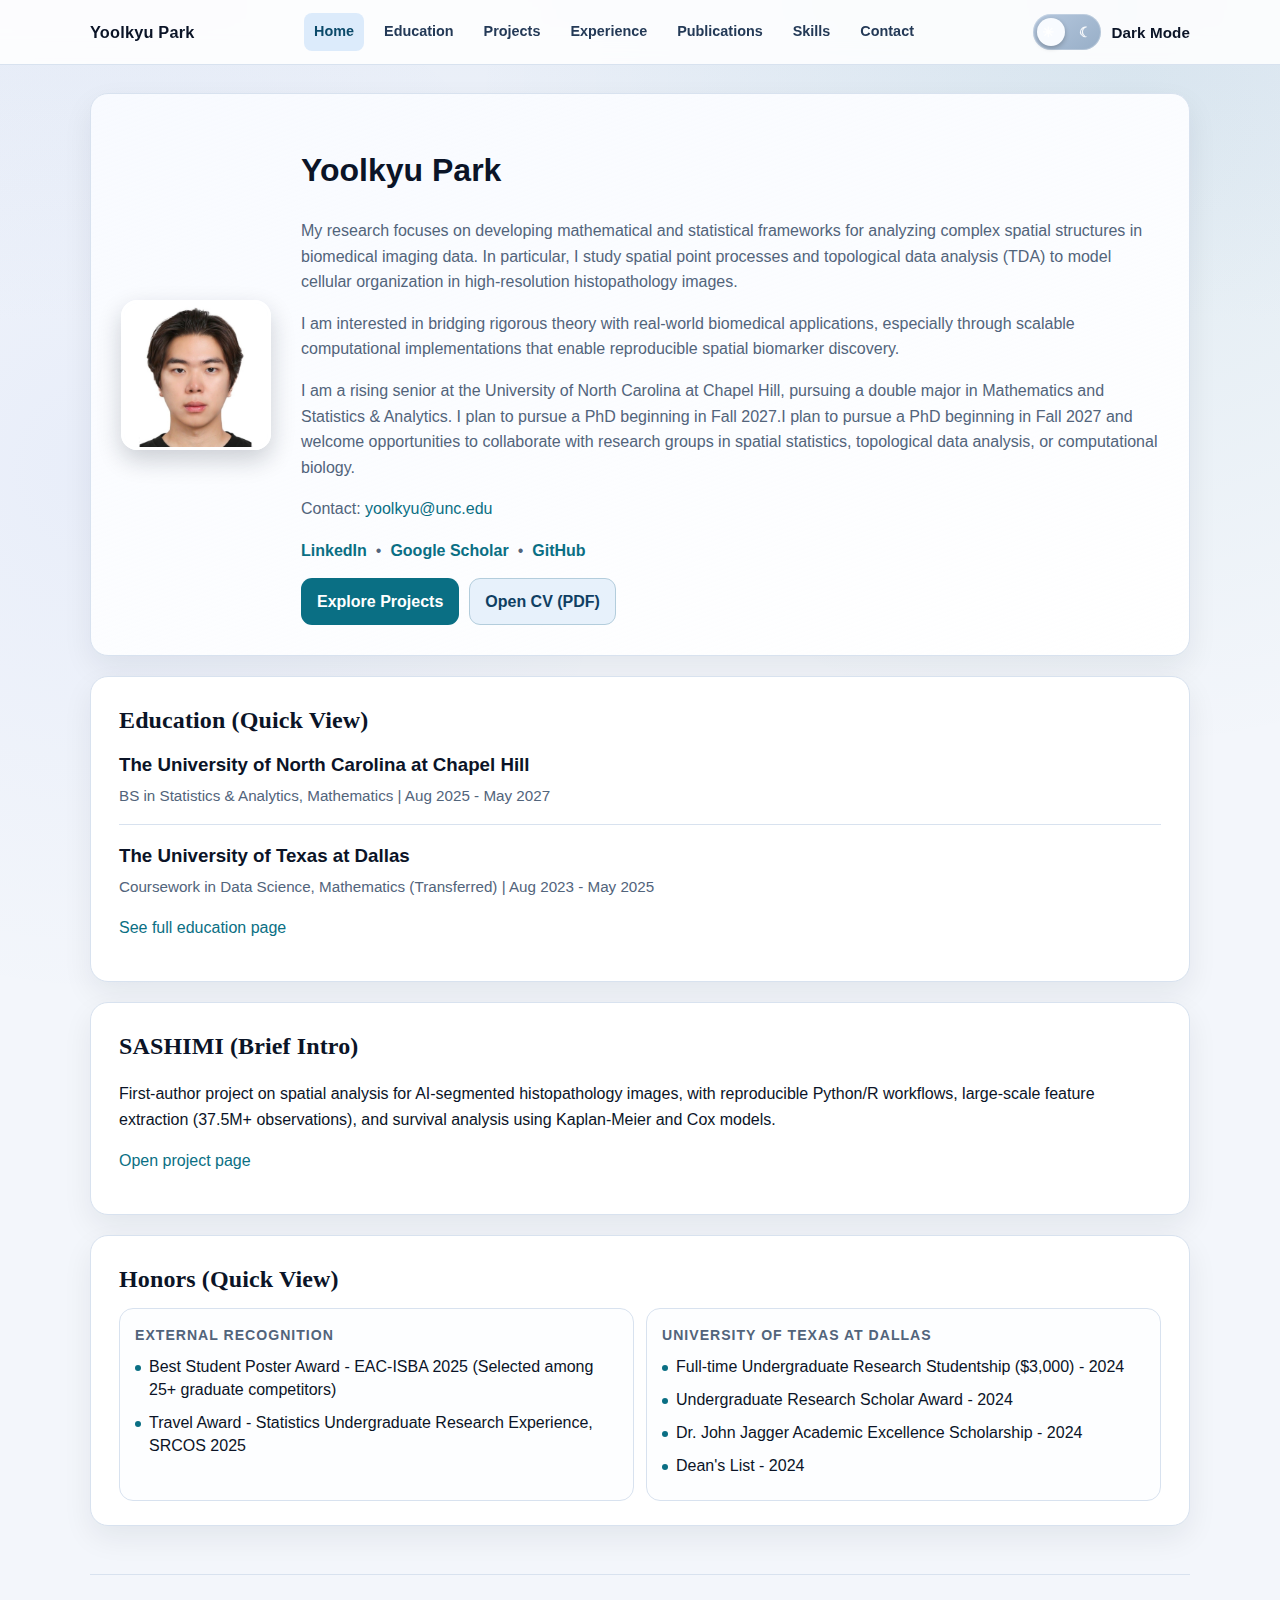
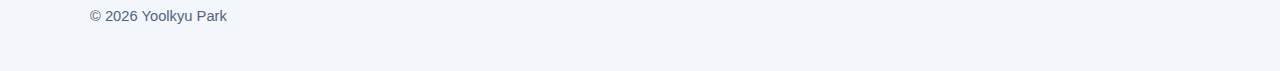
<file: index.html>
<!doctype html>
<html lang="en">
<head>
  <meta charset="UTF-8">
  <meta name="viewport" content="width=device-width, initial-scale=1.0">
  <title>Yoolkyu Park | Home</title>
  <meta name="description" content="Yoolkyu Park academic profile and CV website.">
  <link rel="stylesheet" href="styles.css">
</head>
<body>
  <header class="topbar">
    <div class="container topbar-inner">
      <a class="brand" href="index.html">Yoolkyu Park</a>
      <nav class="main-nav" aria-label="Primary">
        <a href="index.html">Home</a>
        <a href="education.html">Education</a>
        <a href="projects.html">Projects</a>
        <a href="experience.html">Experience</a>
        <a href="publications.html">Publications</a>
        <a href="skills.html">Skills</a>
        <a href="contact.html">Contact</a>
      </nav>
      <button class="theme-toggle" id="theme-toggle" type="button" aria-label="Toggle color theme">Dark mode</button>
    </div>
  </header>

  <main class="container page">
    <section class="hero card">
      <div class="hero-content">
        <img class="hero-avatar" src="image/profilepic.jpeg" alt="Profile photo of Yoolkyu Park">
        <div>
          <h1>Yoolkyu Park</h1>
          <p class="muted">
            My research focuses on developing mathematical and statistical frameworks 
            for analyzing complex spatial structures in biomedical imaging data. 
            In particular, I study spatial point processes and topological data analysis (TDA) 
            to model cellular organization in high-resolution histopathology images.
          </p>

          <p class="muted">
            I am interested in bridging rigorous theory with real-world biomedical applications, 
            especially through scalable computational implementations that enable reproducible 
            spatial biomarker discovery.
          </p>

          <p class="muted">
            I am a rising senior at the University of North Carolina at Chapel Hill, 
            pursuing a double major in Mathematics and Statistics & Analytics. 
            I plan to pursue a PhD beginning in Fall 2027.I plan to pursue a PhD beginning in Fall 2027
            and welcome opportunities to collaborate with research groups in spatial statistics,
            topological data analysis, or computational biology.
          </p>

          <p class="muted">
            Contact: <a href="mailto:yoolkyu@unc.edu">yoolkyu@unc.edu</a>
          </p>
          <p class="meta-links">
            <a href="https://www.linkedin.com/in/yoolkyu-park" target="_blank" rel="noreferrer">LinkedIn</a>
            <span>•</span>
            <a href="https://scholar.google.com/citations?hl=en&user=rlyJIfoAAAAJ&view_op=list_works&gmla=APjjwubZ8yR3JwVrAo_-EMfwaXQq0bBYu6ENwT19dNVaNNSmqeJJqrjmWHCmVH9VZk1mnb243-nTI5PZDmgysXdQ9e6km1XP6Ql49jdVrvwn3ads0LioSpOPpIcv" target="_blank" rel="noreferrer">Google Scholar</a>
            <span>•</span>
            <a href="https://github.com/hangookminsokchon" target="_blank" rel="noreferrer">GitHub</a>
          </p>
          <div class="cta-row">
            <a class="btn" href="projects.html">Explore Projects</a>
            <a class="btn btn-light" href="figures/Yoolkyu_Park_Resume_30%20(5).pdf" target="_blank" rel="noreferrer">Open CV (PDF)</a>
          </div>
        </div>
      </div>
    </section>

    <section class="card section">
      <h2>Education (Quick View)</h2>
      <article class="entry">
        <h3>The University of North Carolina at Chapel Hill</h3>
        <p class="entry-meta">BS in Statistics & Analytics, Mathematics | Aug 2025 - May 2027</p>
      </article>
      <article class="entry">
        <h3>The University of Texas at Dallas</h3>
        <p class="entry-meta">Coursework in Data Science, Mathematics (Transferred) | Aug 2023 - May 2025</p>
      </article>
      <p><a href="education.html">See full education page</a></p>
    </section>

    <section class="card section">
      <h2>SASHIMI (Brief Intro)</h2>
      <p>
        First-author project on spatial analysis for AI-segmented histopathology images, with reproducible Python/R workflows,
        large-scale feature extraction (37.5M+ observations), and survival analysis using Kaplan-Meier and Cox models.
      </p>
      <p><a href="projects.html">Open project page</a></p>
    </section>

    <section class="card section">
      <h2>Honors (Quick View)</h2>
      <div class="honors-grid">
        <article class="honors-card">
          <h3>External Recognition</h3>
          <ul class="honors-list">
            <li>Best Student Poster Award - EAC-ISBA 2025 (Selected among 25+ graduate competitors)</li>
            <li>Travel Award - Statistics Undergraduate Research Experience, SRCOS 2025</li>
          </ul>
        </article>
        <article class="honors-card">
          <h3>University of Texas at Dallas</h3>
          <ul class="honors-list">
            <li>Full-time Undergraduate Research Studentship ($3,000) - 2024</li>
            <li>Undergraduate Research Scholar Award - 2024</li>
            <li>Dr. John Jagger Academic Excellence Scholarship - 2024</li>
            <li>Dean's List - 2024</li>
          </ul>
        </article>
      </div>
    </section>
  </main>

  <footer class="container footer">
    <p>© <span id="year"></span> Yoolkyu Park</p>
  </footer>

  <script src="script.js"></script>
</body>
</html>
</file>
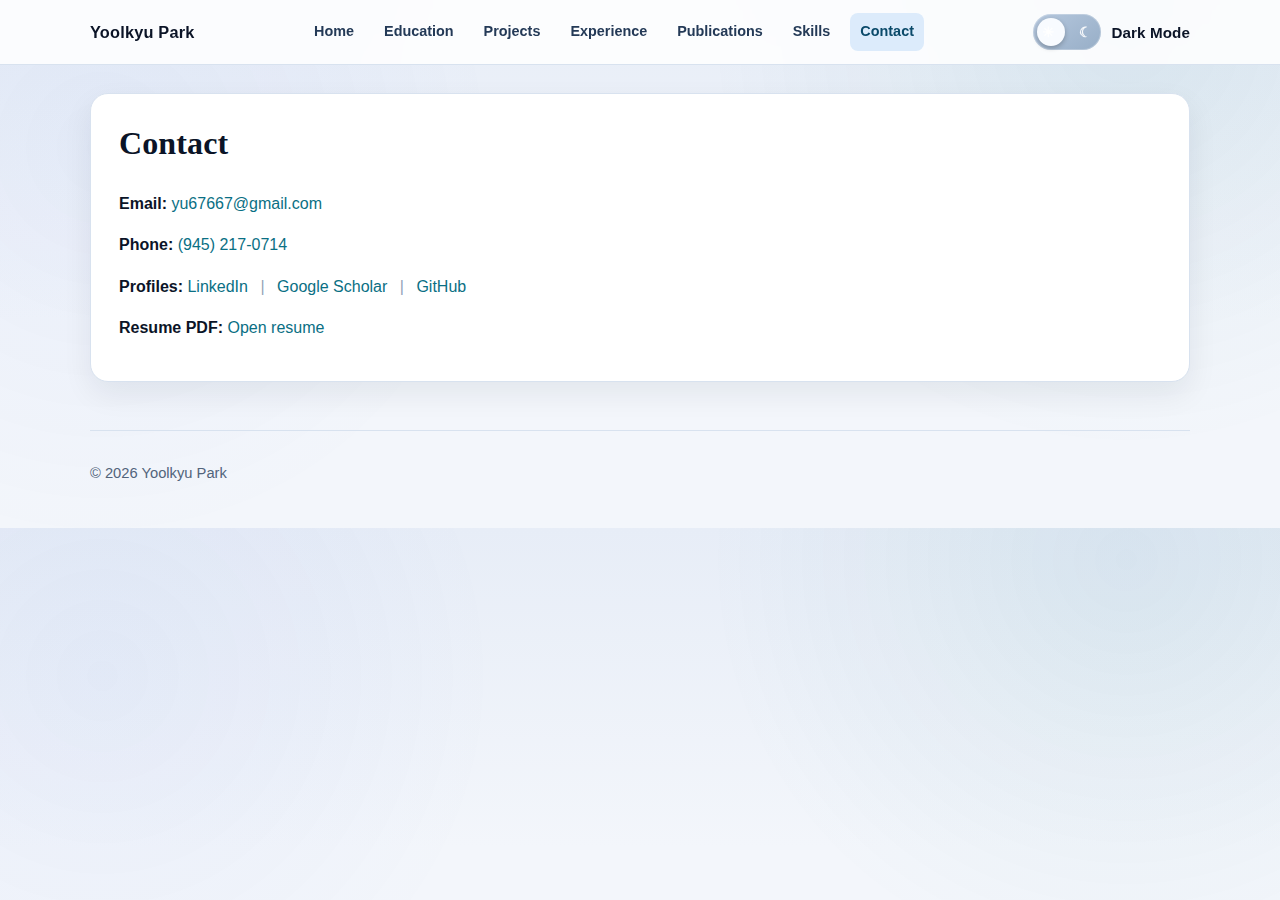
<file: contact.html>
<!doctype html>
<html lang="en">
<head>
  <meta charset="UTF-8">
  <meta name="viewport" content="width=device-width, initial-scale=1.0">
  <title>Yoolkyu Park | Contact</title>
  <link rel="stylesheet" href="styles.css">
</head>
<body>
  <header class="topbar">
    <div class="container topbar-inner">
      <a class="brand" href="index.html">Yoolkyu Park</a>
      <nav class="main-nav" aria-label="Primary">
        <a href="index.html">Home</a>
        <a href="education.html">Education</a>
        <a href="projects.html">Projects</a>
        <a href="experience.html">Experience</a>
        <a href="publications.html">Publications</a>
        <a href="skills.html">Skills</a>
        <a href="contact.html">Contact</a>
      </nav>
      <button class="theme-toggle" id="theme-toggle" type="button" aria-label="Toggle color theme">Dark mode</button>
    </div>
  </header>

  <main class="container page">
    <section class="card section">
      <h1>Contact</h1>
      <p><strong>Email:</strong> <a href="mailto:yu67667@gmail.com">yu67667@gmail.com</a></p>
      <p><strong>Phone:</strong> <a href="tel:+19452170714">(945) 217-0714</a></p>
      <p><strong>Profiles:</strong>
        <a href="https://www.linkedin.com/in/yoolkyu-park" target="_blank" rel="noreferrer">LinkedIn</a>
        <span class="inline-sep">|</span>
        <a href="https://scholar.google.com/citations?hl=en&user=rlyJIfoAAAAJ&view_op=list_works&gmla=APjjwubZ8yR3JwVrAo_-EMfwaXQq0bBYu6ENwT19dNVaNNSmqeJJqrjmWHCmVH9VZk1mnb243-nTI5PZDmgysXdQ9e6km1XP6Ql49jdVrvwn3ads0LioSpOPpIcv" target="_blank" rel="noreferrer">Google Scholar</a>
        <span class="inline-sep">|</span>
        <a href="https://github.com/hangookminsokchon" target="_blank" rel="noreferrer">GitHub</a>
      </p>
      <p><strong>Resume PDF:</strong> <a href="figures/Yoolkyu_Park_Resume_30%20(5).pdf" target="_blank" rel="noreferrer">Open resume</a></p>
    </section>
  </main>

  <footer class="container footer">
    <p>© <span id="year"></span> Yoolkyu Park</p>
  </footer>
  <script src="script.js"></script>
</body>
</html>
</file>
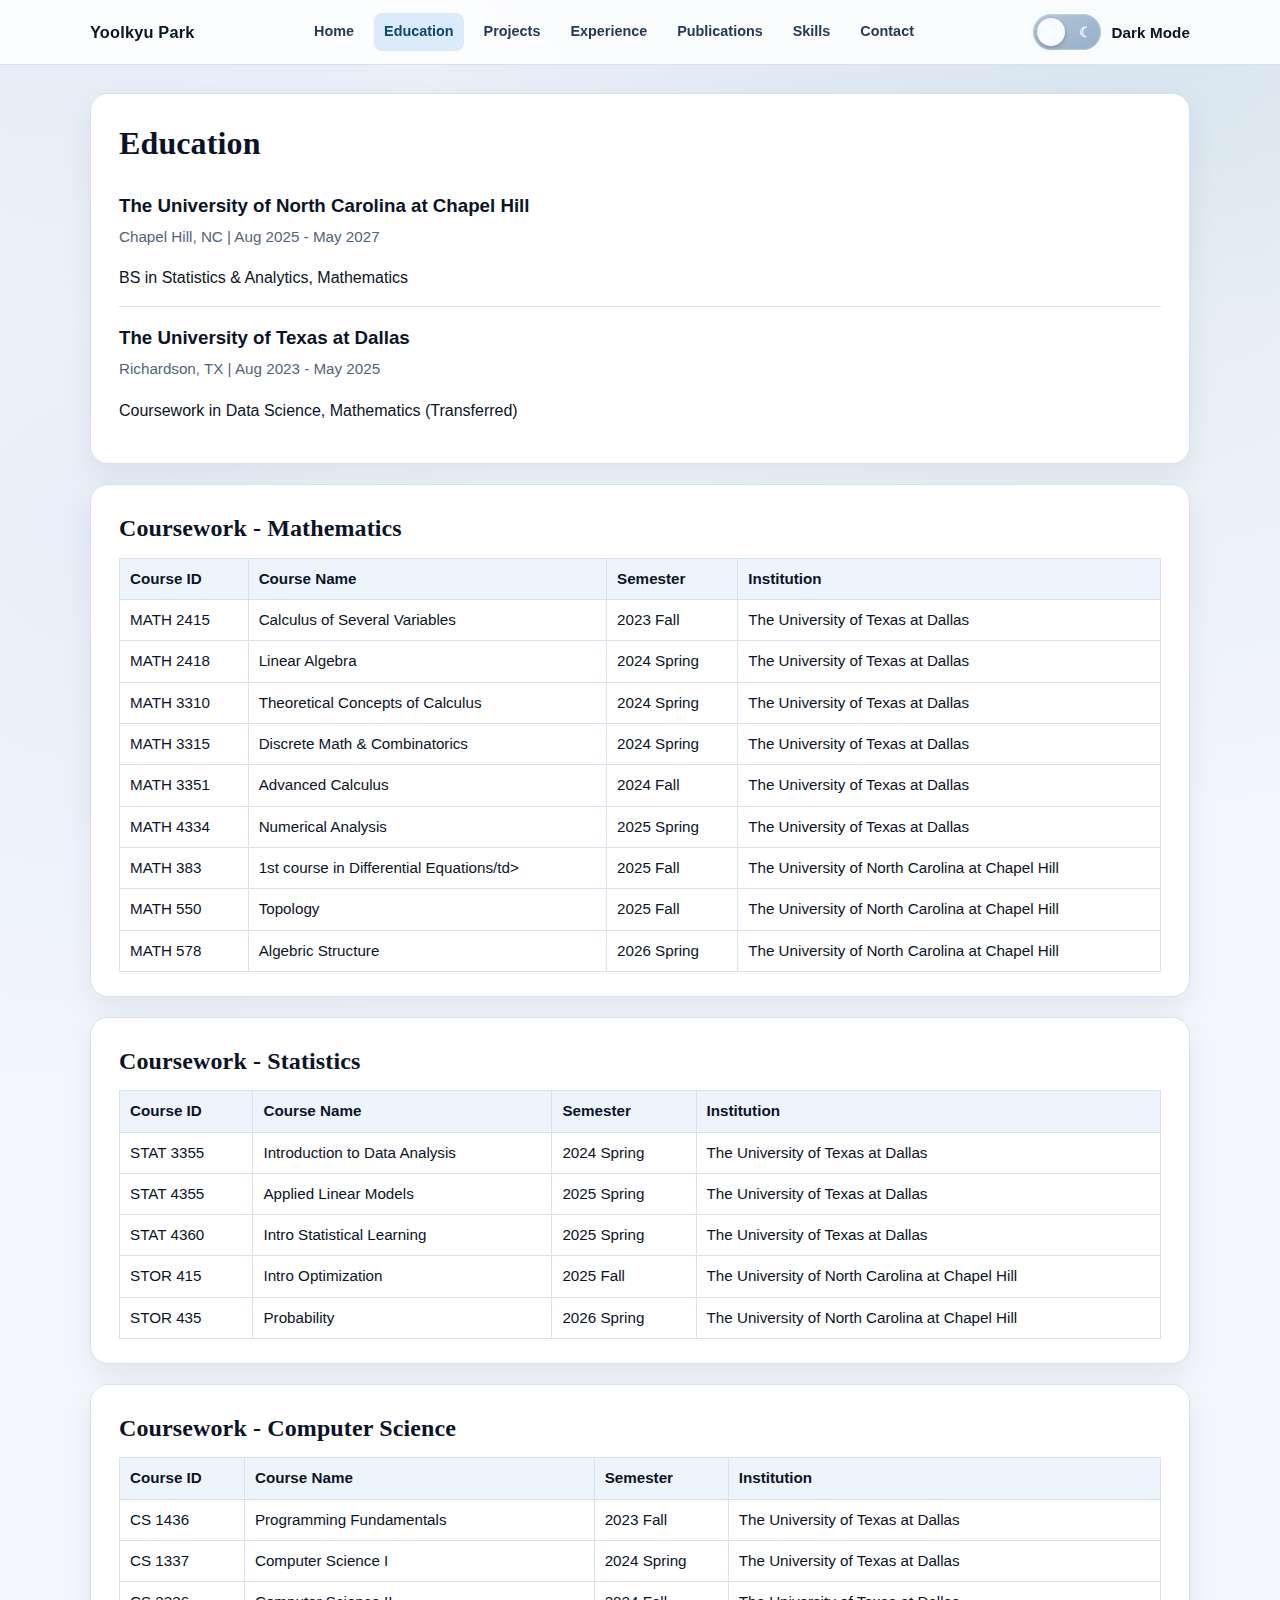
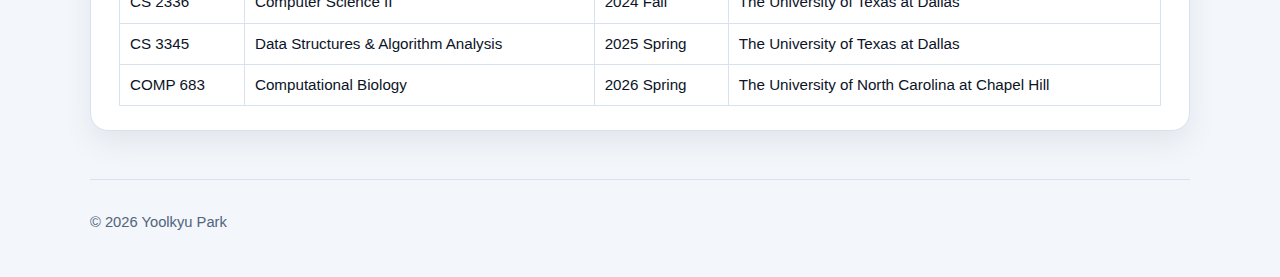
<file: education.html>
<!doctype html>
<html lang="en">
<head>
  <meta charset="UTF-8">
  <meta name="viewport" content="width=device-width, initial-scale=1.0">
  <title>Yoolkyu Park | Education</title>
  <link rel="stylesheet" href="styles.css">
</head>
<body>
  <header class="topbar">
    <div class="container topbar-inner">
      <a class="brand" href="index.html">Yoolkyu Park</a>
      <nav class="main-nav" aria-label="Primary">
        <a href="index.html">Home</a>
        <a href="education.html">Education</a>
        <a href="projects.html">Projects</a>
        <a href="experience.html">Experience</a>
        <a href="publications.html">Publications</a>
        <a href="skills.html">Skills</a>
        <a href="contact.html">Contact</a>
      </nav>
      <button class="theme-toggle" id="theme-toggle" type="button" aria-label="Toggle color theme">Dark mode</button>
    </div>
  </header>

  <main class="container page">
    <section class="card section">
      <h1>Education</h1>
      <article class="entry">
        <h3>The University of North Carolina at Chapel Hill</h3>
        <p class="entry-meta">Chapel Hill, NC | Aug 2025 - May 2027</p>
        <p>BS in Statistics & Analytics, Mathematics</p>
      </article>
      <article class="entry">
        <h3>The University of Texas at Dallas</h3>
        <p class="entry-meta">Richardson, TX | Aug 2023 - May 2025</p>
        <p>Coursework in Data Science, Mathematics (Transferred)</p>
      </article>
    </section>

    <section class="card section">
      <h2>Coursework - Mathematics</h2>
      <table class="course-table">
        <thead>
          <tr><th>Course ID</th><th>Course Name</th><th>Semester</th><th>Institution</th></tr>
        </thead>
        <tbody>
          <tr><td>MATH 2415</td><td>Calculus of Several Variables</td><td>2023 Fall</td><td>The University of Texas at Dallas</td></tr>
          <tr><td>MATH 2418</td><td>Linear Algebra</td><td>2024 Spring</td><td>The University of Texas at Dallas</td></tr>
          <tr><td>MATH 3310</td><td>Theoretical Concepts of Calculus</td><td>2024 Spring</td><td>The University of Texas at Dallas</td></tr>
          <tr><td>MATH 3315</td><td>Discrete Math & Combinatorics</td><td>2024 Spring</td><td>The University of Texas at Dallas</td></tr>
          <tr><td>MATH 3351</td><td>Advanced Calculus</td><td>2024 Fall</td><td>The University of Texas at Dallas</td></tr>
          <tr><td>MATH 4334</td><td>Numerical Analysis</td><td>2025 Spring</td><td>The University of Texas at Dallas</td></tr>
          <tr><td>MATH 383</td><td>1st course in Differential Equations/td><td>2025 Fall</td><td>The University of North Carolina at Chapel Hill</td></tr>
          <tr><td>MATH 550</td><td>Topology</td><td>2025 Fall</td><td>The University of North Carolina at Chapel Hill</td></tr>
          <tr><td>MATH 578</td><td>Algebric Structure</td><td>2026 Spring</td><td>The University of North Carolina at Chapel Hill</td></tr>
        </tbody>
      </table>
    </section>

    <section class="card section">
      <h2>Coursework - Statistics</h2>
      <table class="course-table">
        <thead>
          <tr><th>Course ID</th><th>Course Name</th><th>Semester</th><th>Institution</th></tr>
        </thead>
        <tbody>
          <tr><td>STAT 3355</td><td>Introduction to Data Analysis</td><td>2024 Spring</td><td>The University of Texas at Dallas</td></tr>
          <tr><td>STAT 4355</td><td>Applied Linear Models</td><td>2025 Spring</td><td>The University of Texas at Dallas</td></tr>
          <tr><td>STAT 4360</td><td>Intro Statistical Learning</td><td>2025 Spring</td><td>The University of Texas at Dallas</td></tr>
          <tr><td>STOR 415</td><td>Intro Optimization</td><td>2025 Fall</td><td>The University of North Carolina at Chapel Hill</td></tr>
          <tr><td>STOR 435</td><td>Probability</td><td>2026 Spring</td><td>The University of North Carolina at Chapel Hill</td></tr>
        </tbody>
      </table>
    </section>

    <section class="card section">
      <h2>Coursework - Computer Science</h2>
      <table class="course-table">
        <thead>
          <tr><th>Course ID</th><th>Course Name</th><th>Semester</th><th>Institution</th></tr>
        </thead>
        <tbody>
          <tr><td>CS 1436</td><td>Programming Fundamentals</td><td>2023 Fall</td><td>The University of Texas at Dallas</td></tr>
          <tr><td>CS 1337</td><td>Computer Science I</td><td>2024 Spring</td><td>The University of Texas at Dallas</td></tr>
          <tr><td>CS 2336</td><td>Computer Science II</td><td>2024 Fall</td><td>The University of Texas at Dallas</td></tr>
          <tr><td>CS 3345</td><td>Data Structures & Algorithm Analysis</td><td>2025 Spring</td><td>The University of Texas at Dallas</td></tr>
          <tr><td>COMP 683</td><td>Computational Biology</td><td>2026 Spring</td><td>The University of North Carolina at Chapel Hill</td></tr>
        </tbody>
      </table>
    </section>
  </main>

  <footer class="container footer">
    <p>© <span id="year"></span> Yoolkyu Park</p>
  </footer>
  <script src="script.js"></script>
</body>
</html>
</file>
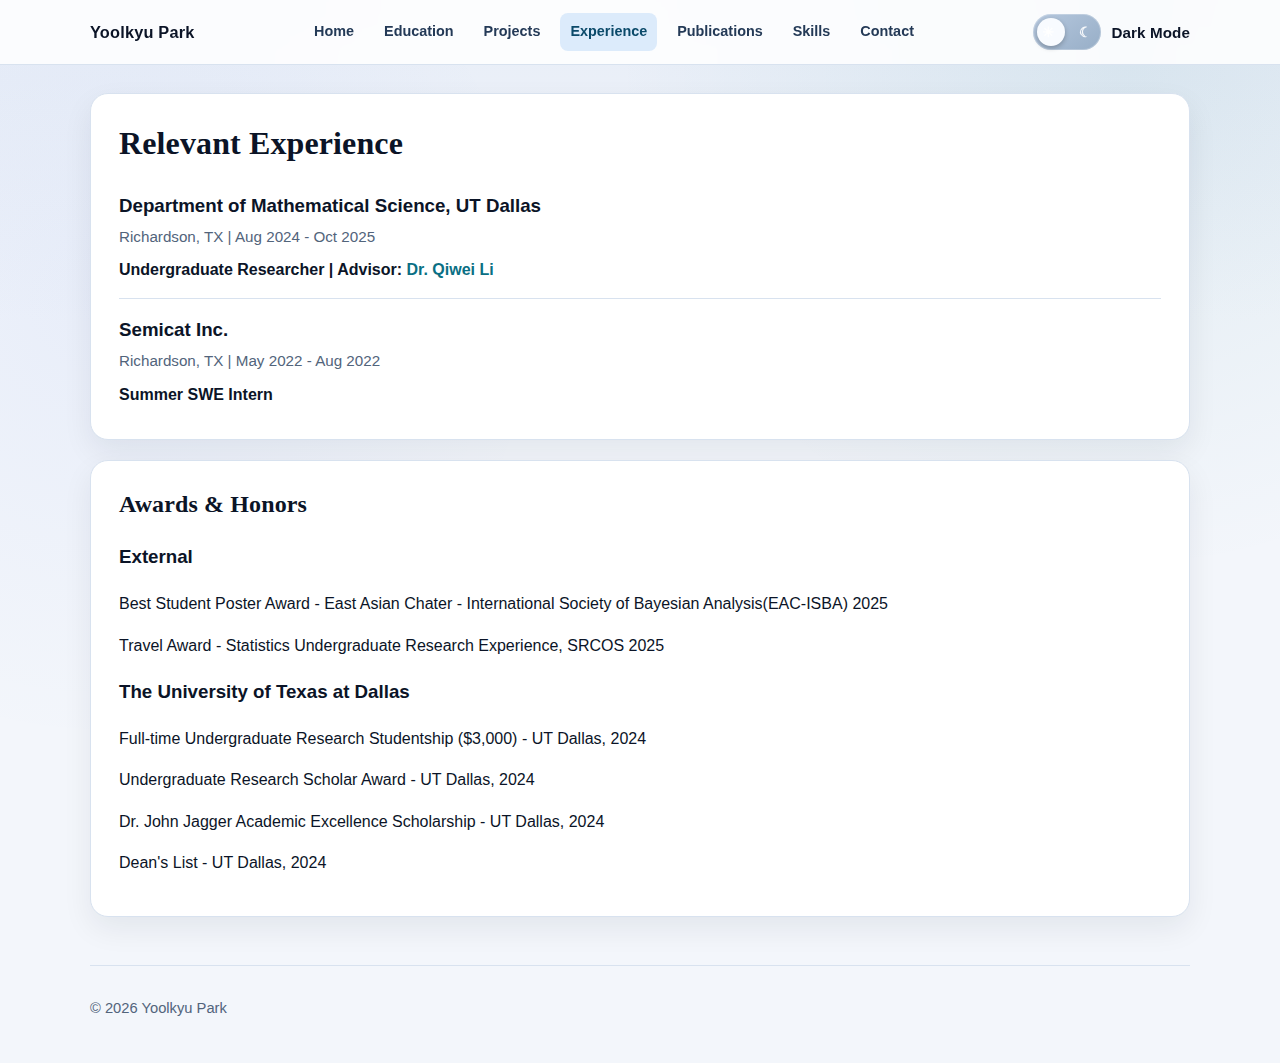
<file: experience.html>
<!doctype html>
<html lang="en">
<head>
  <meta charset="UTF-8">
  <meta name="viewport" content="width=device-width, initial-scale=1.0">
  <title>Yoolkyu Park | Experience</title>
  <link rel="stylesheet" href="styles.css">
</head>
<body>
  <header class="topbar">
    <div class="container topbar-inner">
      <a class="brand" href="index.html">Yoolkyu Park</a>
      <nav class="main-nav" aria-label="Primary">
        <a href="index.html">Home</a>
        <a href="education.html">Education</a>
        <a href="projects.html">Projects</a>
        <a href="experience.html">Experience</a>
        <a href="publications.html">Publications</a>
        <a href="skills.html">Skills</a>
        <a href="contact.html">Contact</a>
      </nav>
      <button class="theme-toggle" id="theme-toggle" type="button" aria-label="Toggle color theme">Dark mode</button>
    </div>
  </header>

  <main class="container page">
    <section class="card section">
      <h1>Relevant Experience</h1>
      <article class="entry">
        <h3>Department of Mathematical Science, UT Dallas</h3>
        <p class="entry-meta">Richardson, TX | Aug 2024 - Oct 2025</p>
        <p class="entry-subtitle">Undergraduate Researcher | Advisor: <a href="https://sites.google.com/site/liqiwei2000/" target="_blank" rel="noreferrer">Dr. Qiwei Li</a></p>
      </article>
      <article class="entry">
        <h3>Semicat Inc.</h3>
        <p class="entry-meta">Richardson, TX | May 2022 - Aug 2022</p>
        <p class="entry-subtitle">Summer SWE Intern</p>
      </article>
    </section>

    <section class="card section">
      <h2>Awards & Honors</h2>
      <h3>External</h3>
      <p>Best Student Poster Award -  East Asian Chater - International Society of Bayesian Analysis(EAC-ISBA) 2025</p>
      <p>Travel Award - Statistics Undergraduate Research Experience, SRCOS 2025</p>
      <h3>The University of Texas at Dallas</h3>
      <p>Full-time Undergraduate Research Studentship ($3,000) - UT Dallas, 2024</p>
      <p>Undergraduate Research Scholar Award - UT Dallas, 2024</p>
      <p>Dr. John Jagger Academic Excellence Scholarship - UT Dallas, 2024</p>
      <p>Dean's List - UT Dallas, 2024</p>
    </section>
  </main>

  <footer class="container footer">
    <p>© <span id="year"></span> Yoolkyu Park</p>
  </footer>
  <script src="script.js"></script>
</body>
</html>
</file>
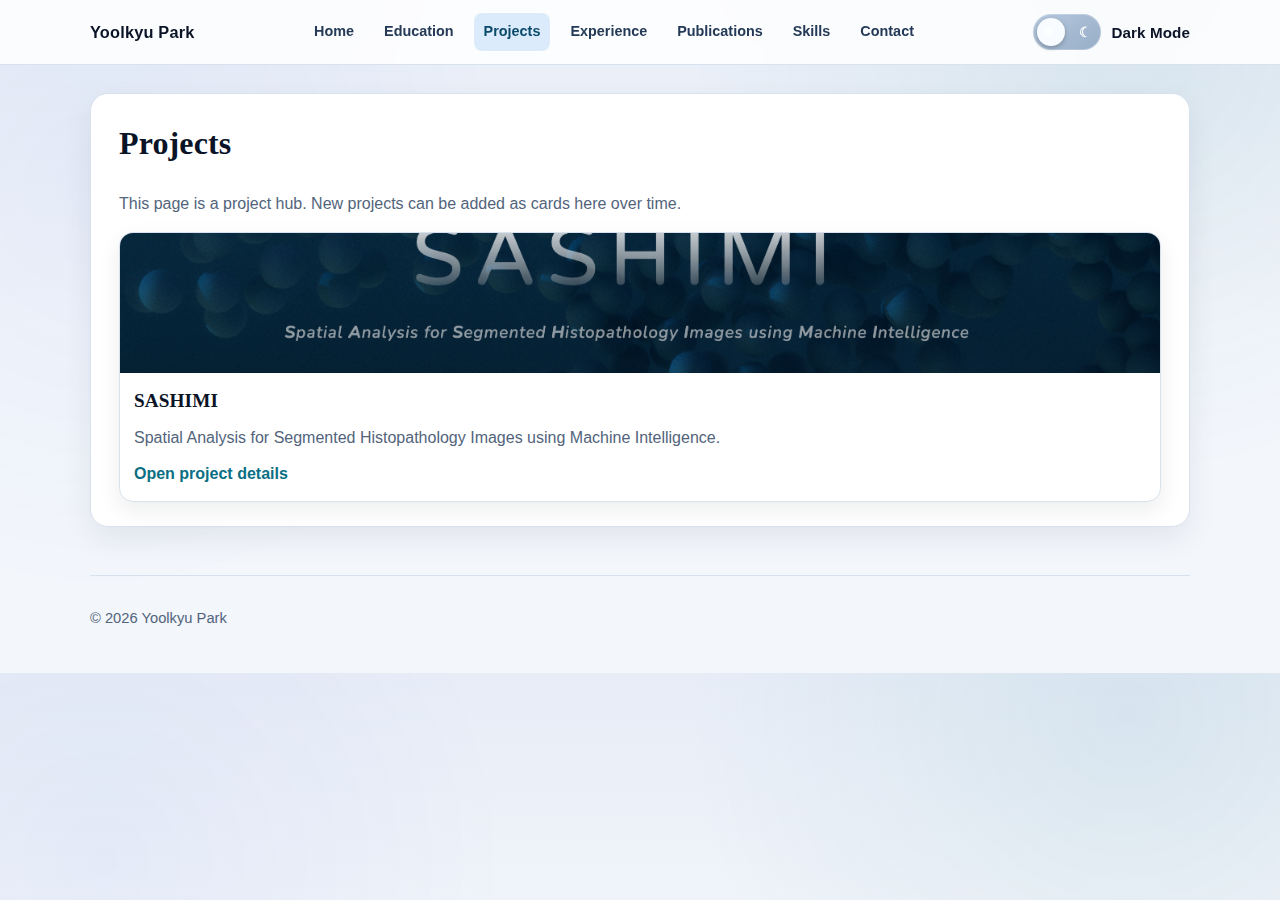
<file: projects.html>
<!doctype html>
<html lang="en">
<head>
  <meta charset="UTF-8">
  <meta name="viewport" content="width=device-width, initial-scale=1.0">
  <title>Yoolkyu Park | Projects</title>
  <meta name="description" content="Projects by Yoolkyu Park.">
  <link rel="stylesheet" href="styles.css">
</head>
<body>
  <header class="topbar">
    <div class="container topbar-inner">
      <a class="brand" href="index.html">Yoolkyu Park</a>
      <nav class="main-nav" aria-label="Primary">
        <a href="index.html">Home</a>
        <a href="education.html">Education</a>
        <a href="projects.html">Projects</a>
        <a href="experience.html">Experience</a>
        <a href="publications.html">Publications</a>
        <a href="skills.html">Skills</a>
        <a href="contact.html">Contact</a>
      </nav>
      <button class="theme-toggle" id="theme-toggle" type="button" aria-label="Toggle color theme">Dark mode</button>
    </div>
  </header>

  <main class="container page">
    <section class="card section">
      <h1>Projects</h1>
      <p class="muted">This page is a project hub. New projects can be added as cards here over time.</p>

      <div class="project-grid">
        <a class="project-card" href="sashimi.html" aria-label="Open SASHIMI project page">
          <img src="image/SASHIMI_banner.png" alt="SASHIMI project icon" class="project-icon">
          <div class="project-body">
            <h2>SASHIMI</h2>
            <p>Spatial Analysis for Segmented Histopathology Images using Machine Intelligence.</p>
            <span class="project-link">Open project details</span>
          </div>
        </a>
      </div>
    </section>
  </main>

  <footer class="container footer">
    <p>© <span id="year"></span> Yoolkyu Park</p>
  </footer>

  <script src="script.js"></script>
</body>
</html>
</file>
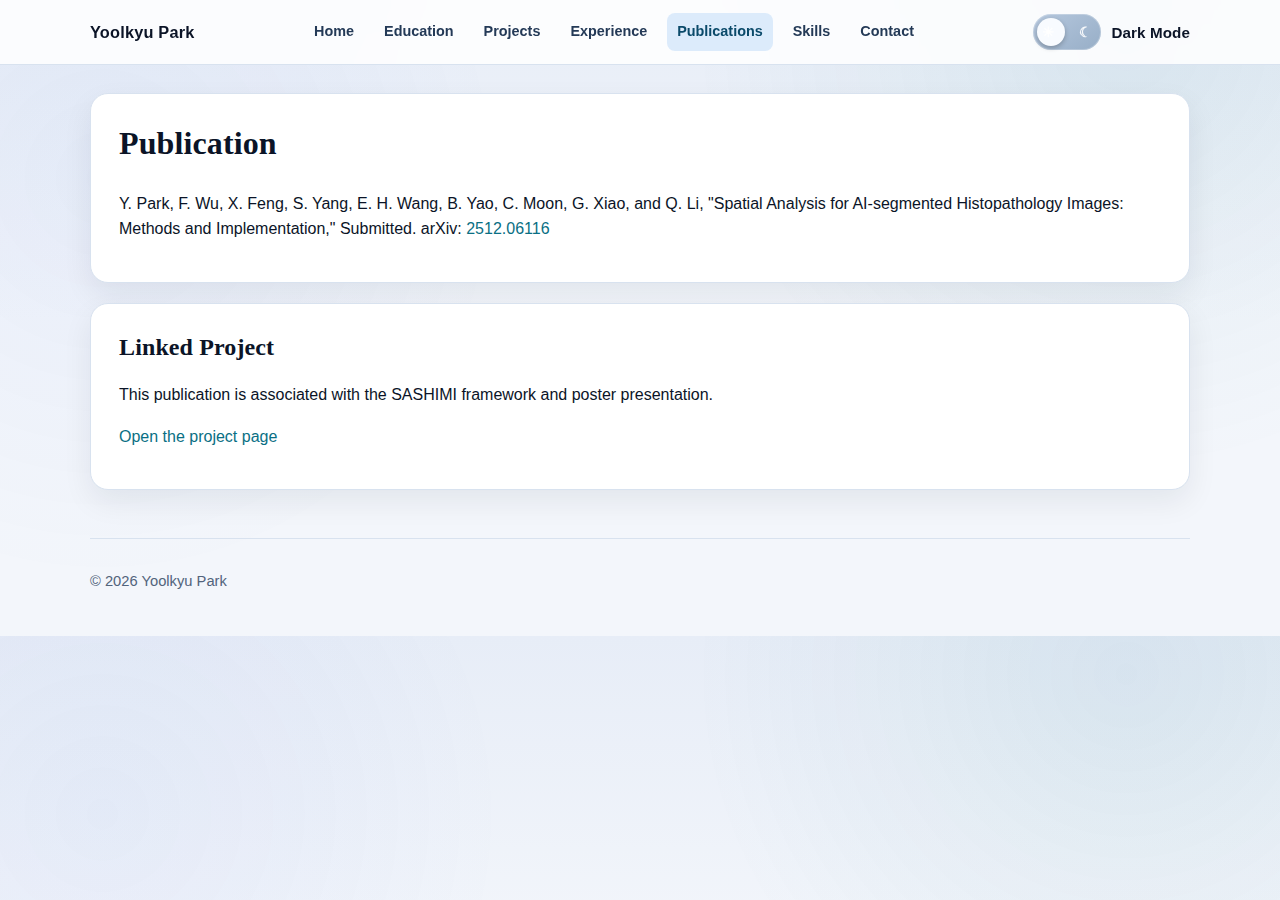
<file: publications.html>
<!doctype html>
<html lang="en">
<head>
  <meta charset="UTF-8">
  <meta name="viewport" content="width=device-width, initial-scale=1.0">
  <title>Yoolkyu Park | Publications</title>
  <link rel="stylesheet" href="styles.css">
</head>
<body>
  <header class="topbar">
    <div class="container topbar-inner">
      <a class="brand" href="index.html">Yoolkyu Park</a>
      <nav class="main-nav" aria-label="Primary">
        <a href="index.html">Home</a>
        <a href="education.html">Education</a>
        <a href="projects.html">Projects</a>
        <a href="experience.html">Experience</a>
        <a href="publications.html">Publications</a>
        <a href="skills.html">Skills</a>
        <a href="contact.html">Contact</a>
      </nav>
      <button class="theme-toggle" id="theme-toggle" type="button" aria-label="Toggle color theme">Dark mode</button>
    </div>
  </header>

  <main class="container page">
    <section class="card section">
      <h1>Publication</h1>
      <p>
        Y. Park, F. Wu, X. Feng, S. Yang, E. H. Wang, B. Yao, C. Moon, G. Xiao, and Q. Li,
        "Spatial Analysis for AI-segmented Histopathology Images: Methods and Implementation," Submitted.
        arXiv: <a href="https://arxiv.org/abs/2512.06116" target="_blank" rel="noreferrer">2512.06116</a>
      </p>
    </section>

    <section class="card section">
      <h2>Linked Project</h2>
      <p>This publication is associated with the SASHIMI framework and poster presentation.</p>
      <p><a href="projects.html">Open the project page</a></p>
    </section>
  </main>

  <footer class="container footer">
    <p>© <span id="year"></span> Yoolkyu Park</p>
  </footer>
  <script src="script.js"></script>
</body>
</html>
</file>
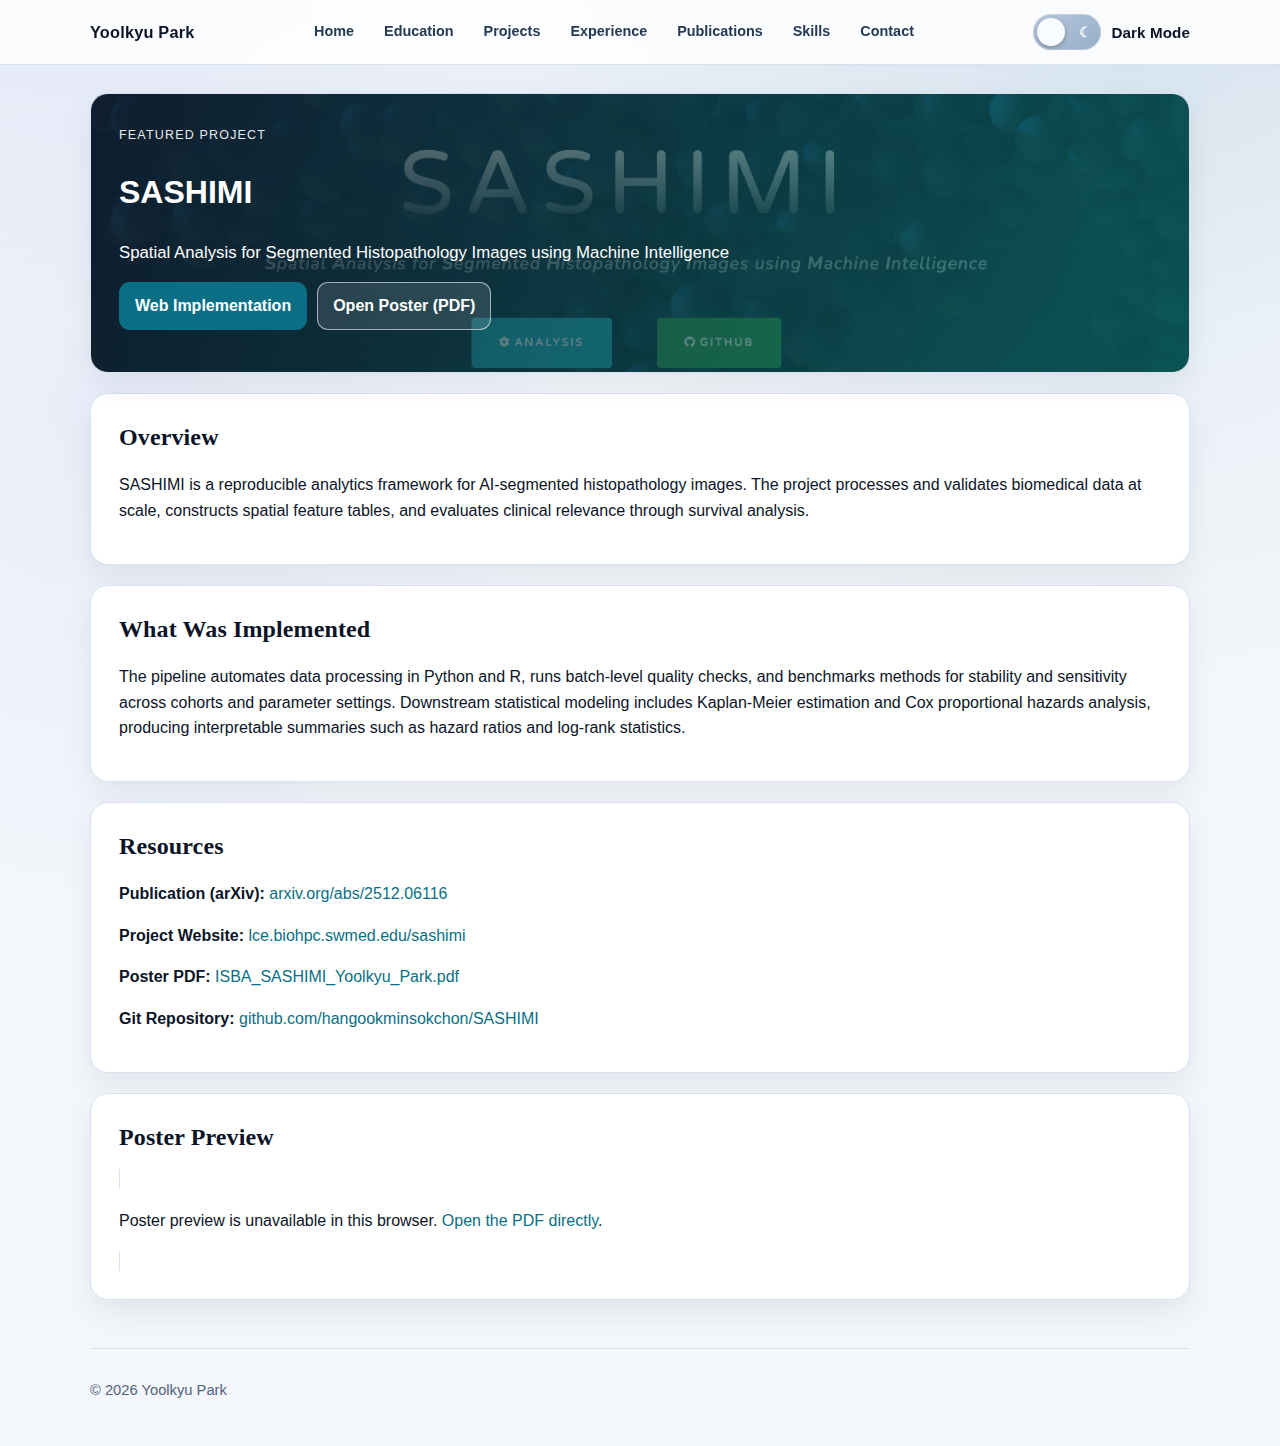
<file: sashimi.html>
<!doctype html>
<html lang="en">
<head>
  <meta charset="UTF-8">
  <meta name="viewport" content="width=device-width, initial-scale=1.0">
  <title>Yoolkyu Park | SASHIMI</title>
  <meta name="description" content="SASHIMI project by Yoolkyu Park.">
  <link rel="stylesheet" href="styles.css">
</head>
<body>
  <header class="topbar">
    <div class="container topbar-inner">
      <a class="brand" href="index.html">Yoolkyu Park</a>
      <nav class="main-nav" aria-label="Primary">
        <a href="index.html">Home</a>
        <a href="education.html">Education</a>
        <a href="projects.html">Projects</a>
        <a href="experience.html">Experience</a>
        <a href="publications.html">Publications</a>
        <a href="skills.html">Skills</a>
        <a href="contact.html">Contact</a>
      </nav>
      <button class="theme-toggle" id="theme-toggle" type="button" aria-label="Toggle color theme">Dark mode</button>
    </div>
  </header>

  <main class="container page">
    <section class="project-hero card" style="background-image: linear-gradient(120deg, rgba(17,24,39,0.72), rgba(15,118,110,0.62)), url('image/SASHIMI_banner.png');">
      <div class="project-hero-inner">
        <p class="project-tag">Featured Project</p>
        <h1>SASHIMI</h1>
        <p class="project-subtitle">Spatial Analysis for Segmented Histopathology Images using Machine Intelligence</p>
        <div class="cta-row">
          <a class="btn" href="https://lce.biohpc.swmed.edu/sashimi/" target="_blank" rel="noreferrer">Web Implementation</a>
          <a class="btn btn-light" href="figures/ISBA_SASHIMI_Yoolkyu_Park.pdf" target="_blank" rel="noreferrer">Open Poster (PDF)</a>
        </div>
      </div>
    </section>

    <section class="card section">
      <h2>Overview</h2>
      <p>
        SASHIMI is a reproducible analytics framework for AI-segmented histopathology images.
        The project processes and validates biomedical data at scale, constructs spatial feature tables,
        and evaluates clinical relevance through survival analysis.
      </p>
    </section>

    <section class="card section">
      <h2>What Was Implemented</h2>
      <p>
        The pipeline automates data processing in Python and R, runs batch-level quality checks,
        and benchmarks methods for stability and sensitivity across cohorts and parameter settings.
        Downstream statistical modeling includes Kaplan-Meier estimation and Cox proportional hazards analysis,
        producing interpretable summaries such as hazard ratios and log-rank statistics.
      </p>
    </section>

    <section class="card section">
      <h2>Resources</h2>
      <p><strong>Publication (arXiv):</strong> <a href="https://arxiv.org/abs/2512.06116" target="_blank" rel="noreferrer">arxiv.org/abs/2512.06116</a></p>
      <p><strong>Project Website:</strong> <a href="https://lce.biohpc.swmed.edu/sashimi/" target="_blank" rel="noreferrer">lce.biohpc.swmed.edu/sashimi</a></p>
      <p><strong>Poster PDF:</strong> <a href="figures/ISBA_SASHIMI_Yoolkyu_Park.pdf" target="_blank" rel="noreferrer">ISBA_SASHIMI_Yoolkyu_Park.pdf</a></p>
      <p><strong>Git Repository:</strong> <a href="https://github.com/hangookminsokchon/SASHIMI" target="_blank" rel="noreferrer">github.com/hangookminsokchon/SASHIMI</a></p>
    </section>

    <section class="card section">
      <h2>Poster Preview</h2>
      <object class="pdf-view" data="figures/ISBA_SASHIMI_Yoolkyu_Park.pdf" type="application/pdf">
        <p>Poster preview is unavailable in this browser. <a href="figures/ISBA_SASHIMI_Yoolkyu_Park.pdf" target="_blank" rel="noreferrer">Open the PDF directly</a>.</p>
      </object>
    </section>
  </main>

  <footer class="container footer">
    <p>© <span id="year"></span> Yoolkyu Park</p>
  </footer>

  <script src="script.js"></script>
</body>
</html>
</file>
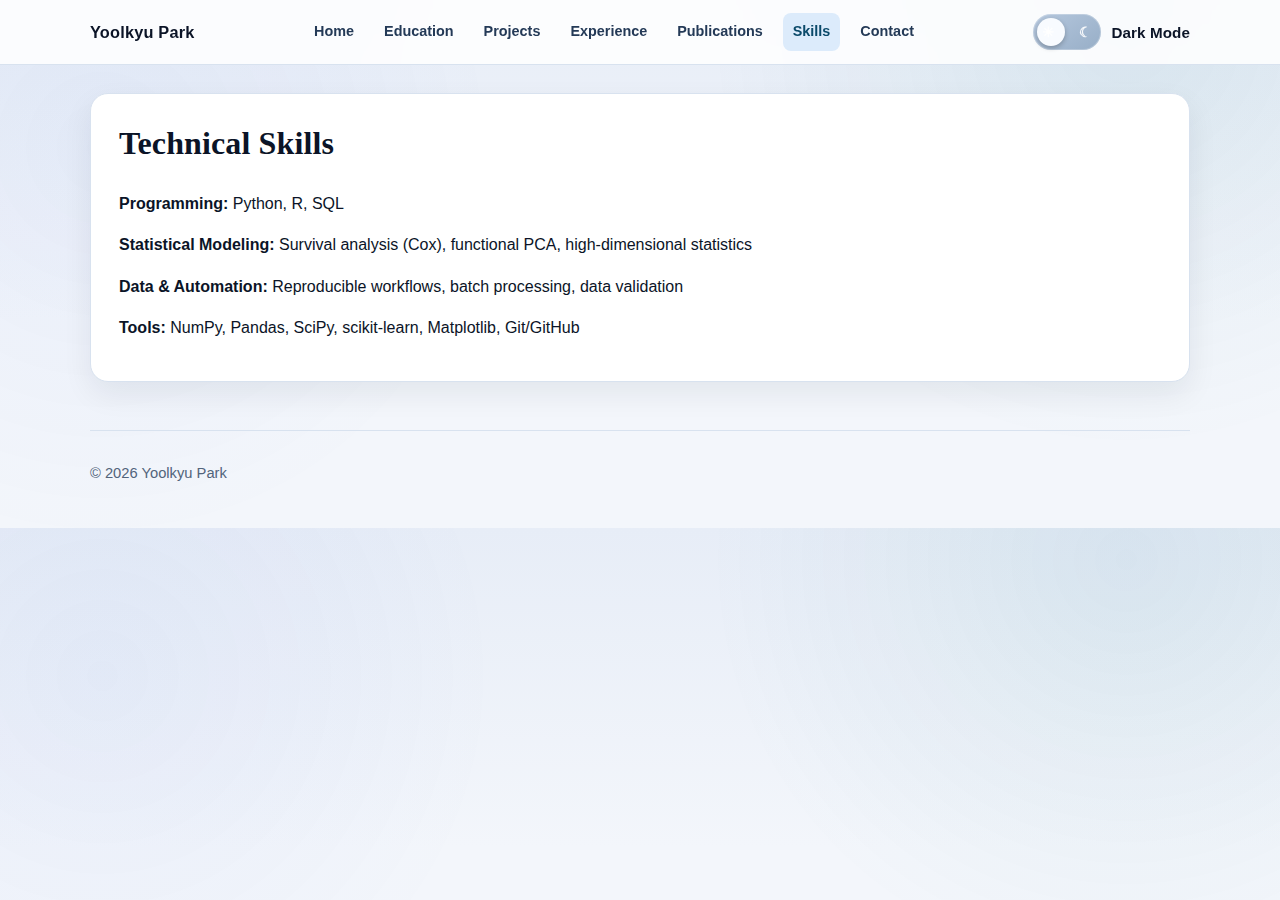
<file: skills.html>
<!doctype html>
<html lang="en">
<head>
  <meta charset="UTF-8">
  <meta name="viewport" content="width=device-width, initial-scale=1.0">
  <title>Yoolkyu Park | Skills</title>
  <link rel="stylesheet" href="styles.css">
</head>
<body>
  <header class="topbar">
    <div class="container topbar-inner">
      <a class="brand" href="index.html">Yoolkyu Park</a>
      <nav class="main-nav" aria-label="Primary">
        <a href="index.html">Home</a>
        <a href="education.html">Education</a>
        <a href="projects.html">Projects</a>
        <a href="experience.html">Experience</a>
        <a href="publications.html">Publications</a>
        <a href="skills.html">Skills</a>
        <a href="contact.html">Contact</a>
      </nav>
      <button class="theme-toggle" id="theme-toggle" type="button" aria-label="Toggle color theme">Dark mode</button>
    </div>
  </header>

  <main class="container page">
    <section class="card section">
      <h1>Technical Skills</h1>
      <p><strong>Programming:</strong> Python, R, SQL</p>
      <p><strong>Statistical Modeling:</strong> Survival analysis (Cox), functional PCA, high-dimensional statistics</p>
      <p><strong>Data & Automation:</strong> Reproducible workflows, batch processing, data validation</p>
      <p><strong>Tools:</strong> NumPy, Pandas, SciPy, scikit-learn, Matplotlib, Git/GitHub</p>
    </section>
  </main>

  <footer class="container footer">
    <p>© <span id="year"></span> Yoolkyu Park</p>
  </footer>
  <script src="script.js"></script>
</body>
</html>
</file>
<file: styles.css>
:root {
  --bg: #f3f6fb;
  --bg-2: #e7edf7;
  --card: #ffffff;
  --text: #0b1427;
  --muted: #52647b;
  --line: #d8e2ef;
  --accent: #0a6f84;
  --accent-2: #1d4ed8;
  --accent-hover: #075466;
  --topbar-bg: rgba(255, 255, 255, 0.85);
  --nav-text: #243a57;
  --nav-hover: #edf4fd;
  --nav-active-bg: #dcebfb;
  --nav-active-text: #0b4a6a;
  --card-shadow: 0 12px 30px rgba(15, 23, 42, 0.07);
  --table-head-bg: #eef4fc;
  --soft-surface: #f6f9ff;
  --btn-soft-bg: #e7f1fb;
  --btn-soft-text: #0f3f63;
}

[data-theme="dark"] {
  --bg: #0b1324;
  --bg-2: #111d33;
  --card: #0f1728;
  --text: #e5eefc;
  --muted: #a6b8d4;
  --line: #22304a;
  --accent: #3bb6cf;
  --accent-2: #89a8ff;
  --accent-hover: #4cc7e0;
  --topbar-bg: rgba(12, 20, 36, 0.92);
  --nav-text: #c8d7ee;
  --nav-hover: #1a2740;
  --nav-active-bg: #1f3151;
  --nav-active-text: #c7e9ff;
  --card-shadow: 0 12px 30px rgba(0, 0, 0, 0.35);
  --table-head-bg: #13213a;
  --soft-surface: #111f37;
  --btn-soft-bg: #213652;
  --btn-soft-text: #d3ebff;
}

* {
  box-sizing: border-box;
}

html {
  scroll-behavior: smooth;
}

body {
  margin: 0;
  color: var(--text);
  font-family: "Avenir Next", "Trebuchet MS", "Segoe UI", "Helvetica Neue", Arial, sans-serif;
  line-height: 1.6;
  background:
    radial-gradient(circle at 88% 6%, rgba(10, 111, 132, 0.08), transparent 34%),
    radial-gradient(circle at 8% 28%, rgba(29, 78, 216, 0.05), transparent 32%),
    linear-gradient(180deg, var(--bg-2) 0%, var(--bg) 320px);
}

a {
  color: var(--accent);
  text-decoration: none;
}

a:hover {
  text-decoration: underline;
}

.container {
  width: min(1100px, 92vw);
  margin: 0 auto;
}

.topbar {
  position: sticky;
  top: 0;
  z-index: 15;
  border-bottom: 1px solid var(--line);
  background: var(--topbar-bg);
  backdrop-filter: blur(12px);
}

.topbar-inner {
  min-height: 64px;
  display: flex;
  align-items: center;
  justify-content: space-between;
  gap: 16px;
}

.brand {
  color: var(--text);
  font-weight: 800;
  letter-spacing: 0.2px;
  font-size: 1.02rem;
}

.main-nav {
  display: flex;
  flex-wrap: wrap;
  gap: 10px;
}

.main-nav a {
  color: var(--nav-text);
  font-size: 0.9rem;
  font-weight: 600;
  padding: 7px 10px;
  border-radius: 8px;
  transition: background-color 120ms ease, color 120ms ease;
}

.main-nav a:hover {
  text-decoration: none;
  background: var(--nav-hover);
}

.main-nav a.active {
  background: var(--nav-active-bg);
  color: var(--nav-active-text);
}

.theme-toggle {
  border: 0;
  background: transparent;
  color: var(--text);
  border-radius: 999px;
  padding: 2px 0;
  font-size: 0.95rem;
  font-weight: 600;
  cursor: pointer;
  display: inline-flex;
  align-items: center;
  gap: 10px;
}

.theme-toggle:hover {
  background: transparent;
  text-decoration: none;
}

.switch-track {
  width: 68px;
  height: 36px;
  border-radius: 999px;
  position: relative;
  display: inline-flex;
  align-items: center;
  justify-content: space-between;
  padding: 0 9px;
  background: linear-gradient(145deg, #2f8fff, #0b71d8);
  box-shadow: inset 0 0 0 1px rgba(255, 255, 255, 0.24);
}

[data-theme="dark"] .switch-track {
  background: linear-gradient(145deg, #2f8fff, #0b71d8);
}

[data-theme="light"] .switch-track {
  background: linear-gradient(145deg, #b6c8de, #97aec7);
}

.switch-icon {
  color: rgba(255, 255, 255, 0.9);
  font-size: 0.88rem;
  z-index: 1;
  line-height: 1;
}

.switch-thumb {
  position: absolute;
  top: 4px;
  left: 4px;
  width: 28px;
  height: 28px;
  border-radius: 50%;
  background: #f8fbff;
  box-shadow: 0 2px 5px rgba(0, 0, 0, 0.24);
  transition: transform 190ms ease;
}

.theme-toggle.is-dark .switch-thumb {
  transform: translateX(32px);
}

.theme-toggle-label {
  color: var(--text);
  letter-spacing: 0.1px;
}

.page {
  display: grid;
  gap: 20px;
  padding: 28px 0 48px;
}

.card {
  background: var(--card);
  border: 1px solid var(--line);
  border-radius: 18px;
  box-shadow: var(--card-shadow);
}

.section {
  padding: 24px 28px;
}

.section h1,
.section h2 {
  margin-top: 0;
  letter-spacing: 0.12px;
  font-family: "Georgia", "Times New Roman", serif;
  font-weight: 700;
}

.section h2 {
  margin-bottom: 10px;
}

.hero {
  overflow: hidden;
  padding: 0;
  background:
    linear-gradient(160deg, color-mix(in srgb, var(--soft-surface) 82%, transparent), transparent),
    var(--card);
}

.hero-content {
  padding: 30px;
  display: grid;
  grid-template-columns: 160px 1fr;
  gap: 20px;
  align-items: center;
}

.hero-avatar {
  width: 150px;
  height: 150px;
  border-radius: 16px;
  object-fit: cover;
  border: 3px solid var(--card);
  box-shadow: 0 10px 24px rgba(15, 23, 42, 0.2);
}

.lead {
  margin: 4px 0 6px;
  font-weight: 700;
  font-size: 1.04rem;
}

.muted {
  color: var(--muted);
}

.meta-links {
  margin: 6px 0 4px;
  color: var(--muted);
  display: flex;
  gap: 9px;
  align-items: center;
  flex-wrap: wrap;
}

.meta-links a {
  font-weight: 600;
}

.entry + .entry {
  margin-top: 16px;
  padding-top: 16px;
  border-top: 1px solid var(--line);
}

.entry h3 {
  margin: 0;
}

.entry-meta {
  margin: 4px 0 8px;
  color: var(--muted);
  font-size: 0.95rem;
}

.entry-subtitle {
  margin: 0 0 8px;
  font-weight: 700;
  color: var(--text);
}

.project-hero {
  min-height: 280px;
  background-size: cover;
  background-position: center;
  color: #fff;
  position: relative;
  overflow: hidden;
}

.project-hero-inner {
  padding: 32px 28px;
  max-width: 760px;
}

.project-tag {
  text-transform: uppercase;
  letter-spacing: 1.2px;
  font-size: 0.78rem;
  margin: 0 0 8px;
  opacity: 0.9;
}

.project-subtitle {
  font-size: 1.05rem;
  line-height: 1.5;
  max-width: 680px;
}

.cta-row {
  margin-top: 14px;
  display: flex;
  flex-wrap: wrap;
  gap: 10px;
}

.btn {
  display: inline-block;
  border-radius: 11px;
  padding: 10px 15px;
  background: var(--accent);
  color: #fff;
  font-weight: 700;
  border: 1px solid transparent;
}

.btn:hover {
  background: var(--accent-hover);
  text-decoration: none;
}

.btn-light {
  background: var(--btn-soft-bg);
  border: 1px solid color-mix(in srgb, var(--accent) 18%, var(--line));
  color: var(--btn-soft-text);
}

.project-hero .btn-light {
  background: rgba(255, 255, 255, 0.12);
  border: 1px solid rgba(255, 255, 255, 0.58);
  color: #ffffff;
}

.pdf-view {
  width: 100%;
  height: min(75vh, 900px);
  border: 1px solid var(--line);
  border-radius: 10px;
}

.project-grid {
  display: grid;
  grid-template-columns: repeat(auto-fit, minmax(260px, 1fr));
  gap: 14px;
}

.project-card {
  display: block;
  border: 1px solid var(--line);
  border-radius: 14px;
  overflow: hidden;
  background: var(--card);
  color: var(--text);
  box-shadow: 0 8px 22px rgba(15, 23, 42, 0.08);
}

.project-card:hover {
  text-decoration: none;
  transform: translateY(-2px);
  transition: transform 150ms ease;
}

.project-icon {
  width: 100%;
  height: 140px;
  object-fit: cover;
  display: block;
}

.project-body {
  padding: 13px 14px 15px;
}

.project-body h2 {
  margin: 0 0 8px;
  font-size: 1.2rem;
}

.project-body p {
  margin: 0 0 10px;
  color: var(--muted);
}

.project-link {
  color: var(--accent);
  font-weight: 700;
}

.course-table {
  width: 100%;
  border-collapse: collapse;
  font-size: 0.95rem;
  margin-top: 8px;
}

.course-table th,
.course-table td {
  border: 1px solid var(--line);
  padding: 8px 10px;
  text-align: left;
  vertical-align: top;
}

.course-table thead th {
  background: var(--table-head-bg);
  font-weight: 700;
}

.inline-sep {
  margin: 0 8px;
  color: #94a3b8;
}

.honors-grid {
  margin-top: 8px;
  display: grid;
  grid-template-columns: repeat(auto-fit, minmax(280px, 1fr));
  gap: 12px;
}

.honors-card {
  border: 1px solid var(--line);
  border-radius: 14px;
  padding: 15px 15px 12px;
  background: color-mix(in srgb, var(--card) 94%, #d8e8f8 6%);
}

[data-theme="dark"] .honors-card {
  background: color-mix(in srgb, var(--card) 92%, #1f3151 8%);
}

.honors-card h3 {
  margin: 0 0 8px;
  font-size: 0.88rem;
  text-transform: uppercase;
  letter-spacing: 1px;
  color: var(--muted);
}

.honors-list {
  margin: 0;
  padding-left: 0;
  list-style: none;
}

.honors-list li {
  margin: 0 0 10px;
  line-height: 1.45;
  padding-left: 14px;
  position: relative;
}

.honors-list li::before {
  content: "";
  width: 6px;
  height: 6px;
  border-radius: 50%;
  background: var(--accent);
  position: absolute;
  left: 0;
  top: 0.62em;
}

.footer {
  border-top: 1px solid var(--line);
  padding: 16px 0 28px;
  color: var(--muted);
  font-size: 0.92rem;
}

@media (max-width: 860px) {
  .topbar-inner {
    align-items: flex-start;
  }

  .hero-content {
    grid-template-columns: 1fr;
    padding: 24px;
  }

  .hero-avatar {
    width: 120px;
    height: 120px;
  }

  .project-hero-inner {
    padding: 24px 18px;
  }

  .theme-toggle {
    margin-top: 2px;
  }
}
</file>
